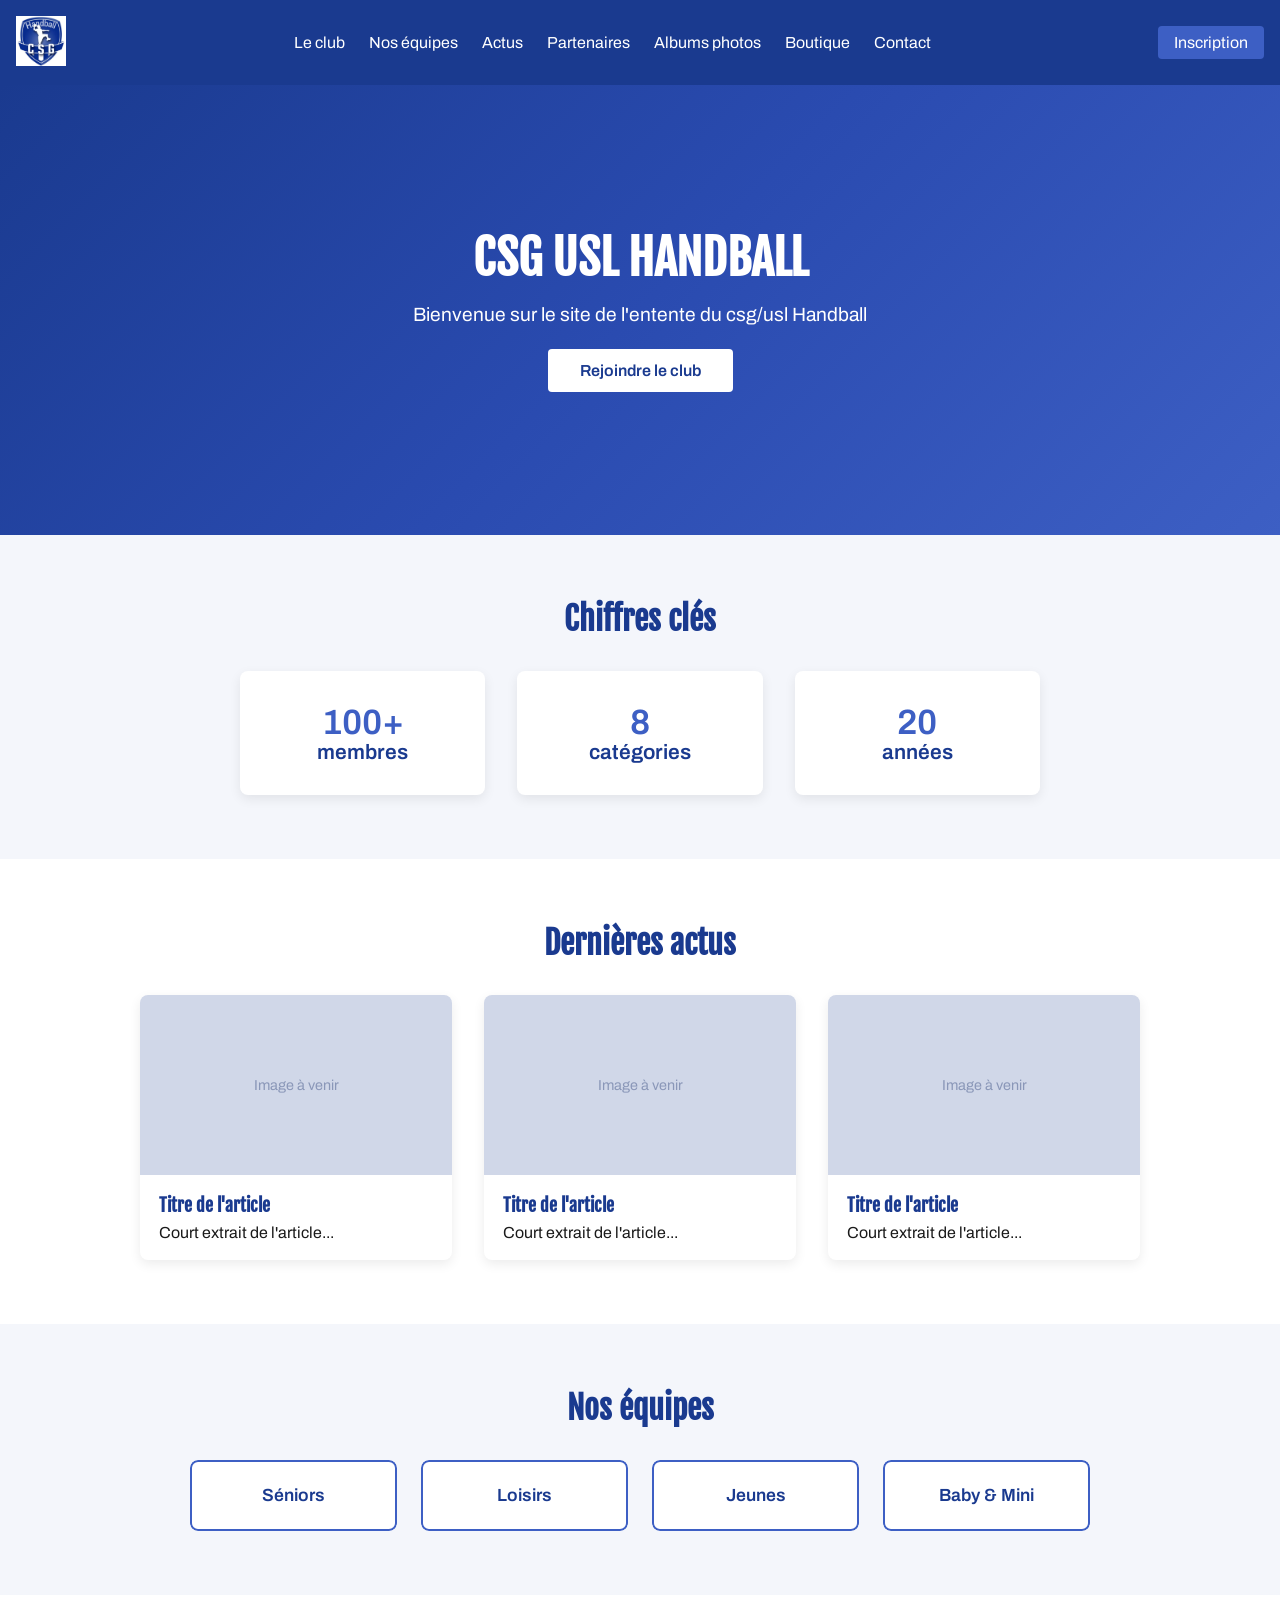
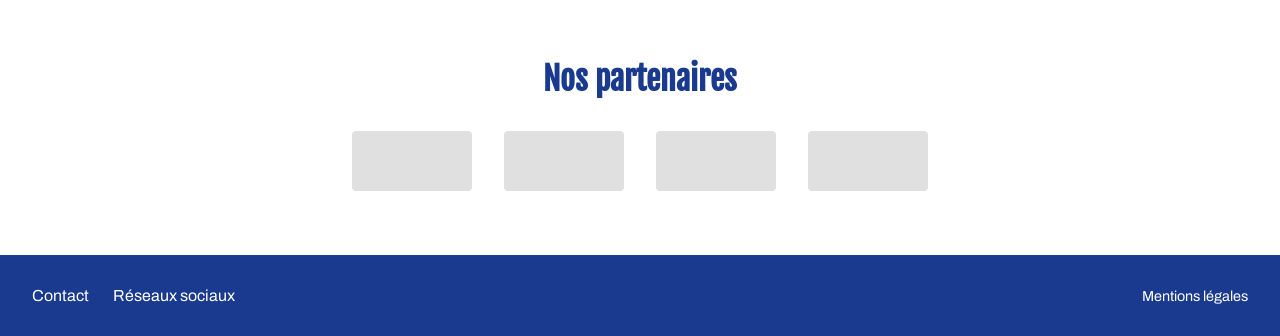
<file: index.html>
<!doctype html>
<html lang="fr">
  <head>
    <meta charset="UTF-8" />
    <meta name="viewport" content="width=device-width, initial-scale=1.0" />
    <title>CSG USL HANDBALL</title>
    <link
      href="https://fonts.googleapis.com/css2?family=Fjalla+One&display=swap"
      rel="stylesheet"
    />
    <link
      href="https://fonts.googleapis.com/css2?family=Archivo:ital,wght@0,100..900;1,100..900&family=Fjalla+One&display=swap"
      rel="stylesheet"
    />
    <link rel="stylesheet" href="style.css" />
  </head>
  <body>
    <header>
      <a href="index.html"><img src="assets/img/Logo_CSG-1920w.webp" alt="Logo CSG USL Handball" /></a>
      <button class="burger" aria-label="Ouvrir le menu">
        <span></span>
        <span></span>
        <span></span>
      </button>
      <nav>
        <ul>
          <li><a href="le-club.html">Le club</a></li>
          <li><a href="equipe.html">Nos équipes</a></li>
          <li><a href="">Actus</a></li>
          <li><a href="">Partenaires</a></li>
          <li><a href="">Albums photos</a></li>
          <li><a href="">Boutique</a></li>
          <li><a href="">Contact</a></li>
        </ul>
      </nav>
      <a href="" class="cta-nav">Inscription</a>
    </header>

    <main>
      <section class="hero">
        <h1>CSG USL HANDBALL</h1>
        <p>Bienvenue sur le site de l'entente du csg/usl Handball</p>
        <a href="#" class="cta-hero">Rejoindre le club</a>
      </section>

      <section class="stats">
        <h2>Chiffres clés</h2>
        <ul>
          <li><span class="stat-nombre">100+</span> membres</li>
          <li><span class="stat-nombre">8</span> catégories</li>
          <li><span class="stat-nombre">20</span> années</li>
        </ul>
      </section>

      <section class="actus">
        <h2>Dernières actus</h2>
        <div class="actus-liste">
          <article>
            <div class="actu-image-placeholder">Image à venir</div>
            <div class="actu-contenu">
              <h3>Titre de l'article</h3>
              <p>Court extrait de l'article...</p>
            </div>
          </article>
          <article>
            <div class="actu-image-placeholder">Image à venir</div>
            <div class="actu-contenu">
              <h3>Titre de l'article</h3>
              <p>Court extrait de l'article...</p>
            </div>
          </article>
          <article>
            <div class="actu-image-placeholder">Image à venir</div>
            <div class="actu-contenu">
              <h3>Titre de l'article</h3>
              <p>Court extrait de l'article...</p>
            </div>
          </article>
        </div>
      </section>

      <section class="equipes">
        <h2>Nos équipes</h2>
        <ul>
          <li><a href="#">Séniors</a></li>
          <li><a href="#">Loisirs</a></li>
          <li><a href="#">Jeunes</a></li>
          <li><a href="#">Baby & Mini</a></li>
        </ul>
      </section>

      <section class="partenaires">
        <h2>Nos partenaires</h2>
        <div class="partenaires-liste">
          <div class="logo-placeholder"></div>
          <div class="logo-placeholder"></div>
          <div class="logo-placeholder"></div>
          <div class="logo-placeholder"></div>
        </div>
      </section>
    </main>

    <footer>
      <ul>
        <li><a href="">Contact</a></li>
        <li><a href="">Réseaux sociaux</a></li>
      </ul>
      <p><a href="">Mentions légales</a></p>
    </footer>

    <script src="script.js"></script>
  </body>
</html>
</file>
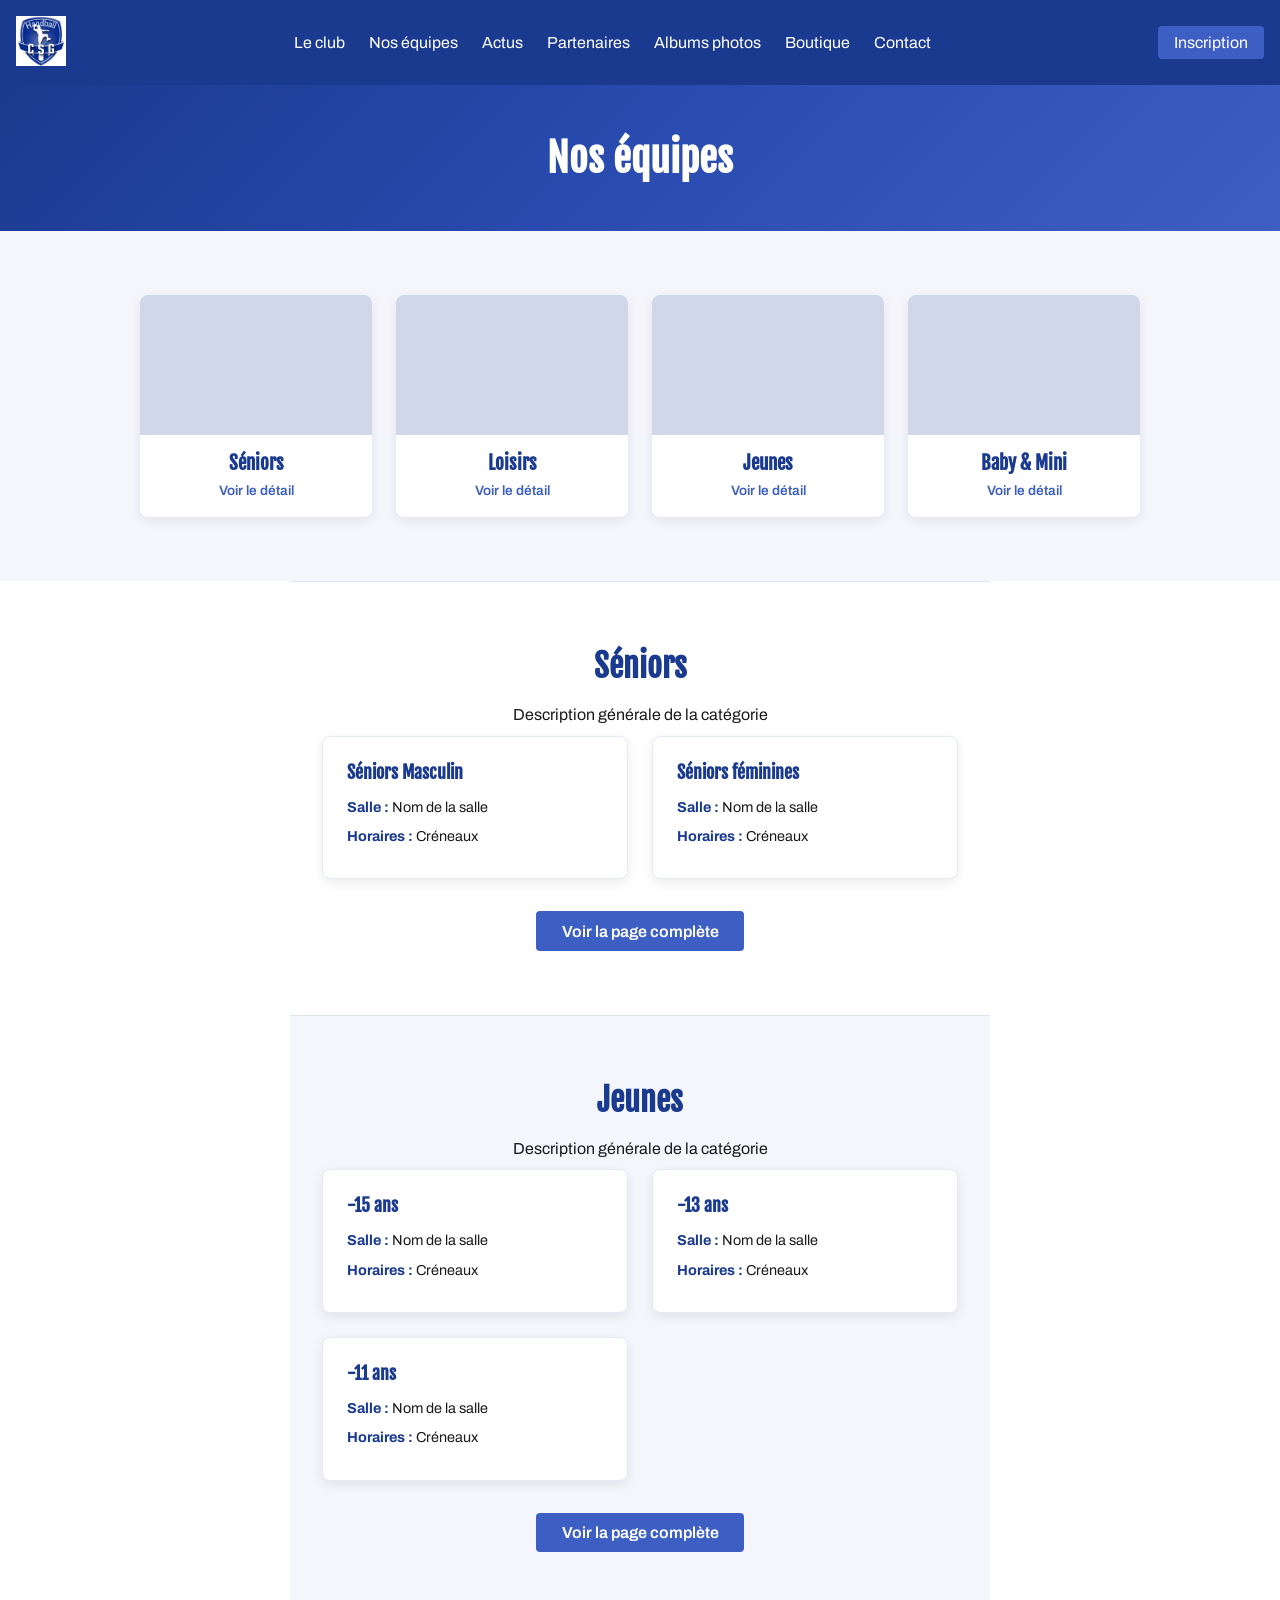
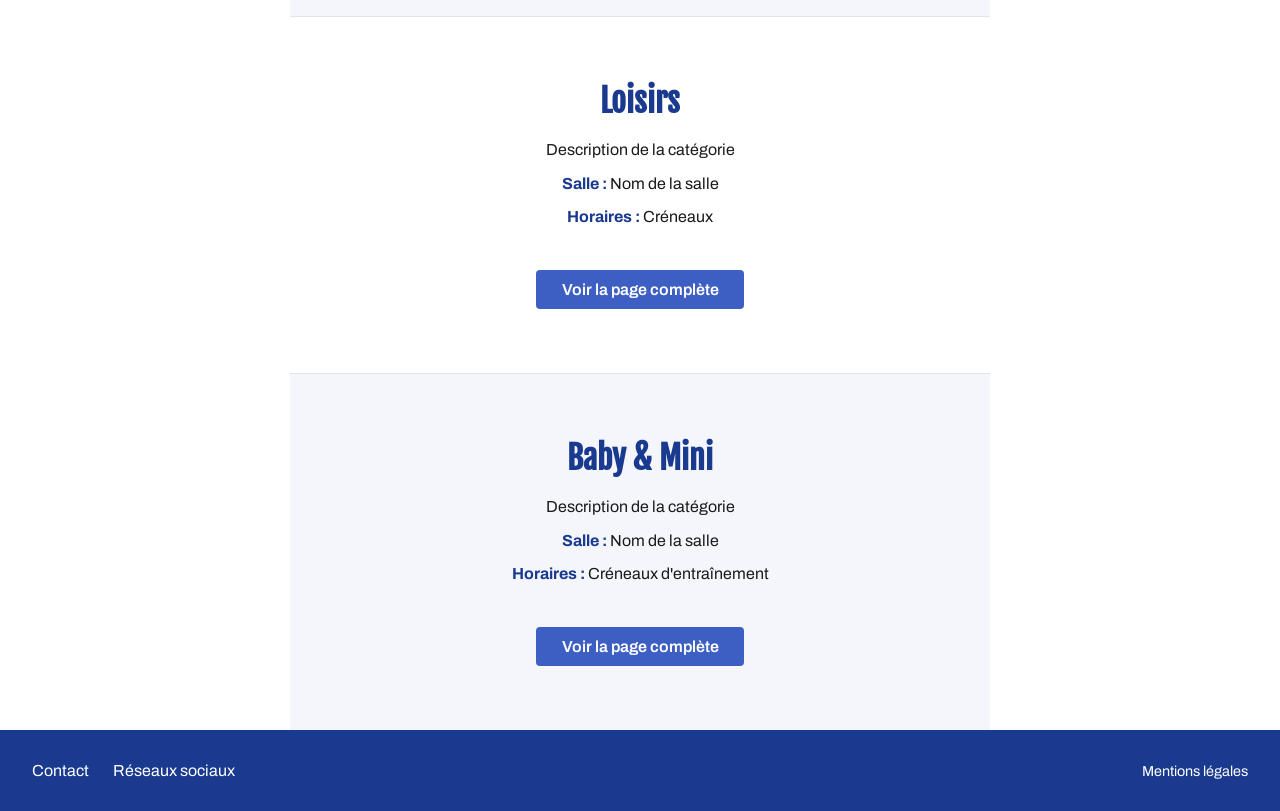
<file: equipe.html>
<!DOCTYPE html>
<html lang="fr">
<head>
    <meta charset="UTF-8">
    <meta name="viewport" content="width=device-width, initial-scale=1.0">
    <title>CSG USL HANDBALL</title>
    <link
      href="https://fonts.googleapis.com/css2?family=Fjalla+One&display=swap"
      rel="stylesheet"
    />
    <link
      href="https://fonts.googleapis.com/css2?family=Archivo:ital,wght@0,100..900;1,100..900&family=Fjalla+One&display=swap"
      rel="stylesheet"
    />
    <link rel="stylesheet" href="style.css" />
</head>
<body>
<header>
      <a href="index.html"><img src="assets/img/Logo_CSG-1920w.webp" alt="Logo CSG USL Handball" /></a>
      <button class="burger" aria-label="Ouvrir le menu">
        <span></span>
        <span></span>
        <span></span>
      </button>
      <nav>
        <ul>
          <li><a href="le-club.html">Le club</a></li>
          <li><a href="equipe.html">Nos équipes</a></li>
          <li><a href="">Actus</a></li>
          <li><a href="">Partenaires</a></li>
          <li><a href="">Albums photos</a></li>
          <li><a href="">Boutique</a></li>
          <li><a href="">Contact</a></li>
        </ul>
      </nav>
      <a href="" class="cta-nav">Inscription</a>
    </header>
    
    <section class="page-hero">
    <h1>Nos équipes</h1>
</section>

<section class="categories-apercu">
    <div class="categories-grille">
        <a href="#seniors" class="categorie-carte">
            <div class="categorie-photo-placeholder"></div>
            <h3>Séniors</h3>
            <span>Voir le détail</span>
        </a>
        <a href="#loisirs" class="categorie-carte">
            <div class="categorie-photo-placeholder"></div>
            <h3>Loisirs</h3>
            <span>Voir le détail</span>
        </a>
        <a href="#jeunes" class="categorie-carte">
            <div class="categorie-photo-placeholder"></div>
            <h3>Jeunes</h3>
            <span>Voir le détail</span>
        </a>
        <a href="#baby-mini" class="categorie-carte">
            <div class="categorie-photo-placeholder"></div>
            <h3>Baby & Mini</h3>
            <span>Voir le détail</span>
        </a>
    </div>
</section>

<section class="categorie-detail" id="seniors">
    <h2>Séniors</h2>
    <p class="categorie-intro">Description générale de la catégorie</p>

    <div class="equipes-sous-liste">
        <div class="sous-equipe">
            <h3>Séniors Masculin</h3>
            <p><strong>Salle :</strong> Nom de la salle</p>
            <p><strong>Horaires :</strong> Créneaux</p>
        </div>
        <div class="sous-equipe">
            <h3>Séniors féminines</h3>
            <p><strong>Salle :</strong> Nom de la salle</p>
            <p><strong>Horaires :</strong> Créneaux</p>
        </div>
    </div>
    <a href="seniors.html" class="btn-page-dediee">Voir la page complète</a>
</section>

<section class="categorie-detail" id="jeunes">
    <h2>Jeunes</h2>
    <p class="categorie-intro">Description générale de la catégorie</p>

    <div class="equipes-sous-liste">
        
        <div class="sous-equipe">
            <h3>-15 ans</h3>
            <p><strong>Salle :</strong> Nom de la salle</p>
            <p><strong>Horaires :</strong> Créneaux</p>
        </div>
        <div class="sous-equipe">
            <h3>-13 ans</h3>
            <p><strong>Salle :</strong> Nom de la salle</p>
            <p><strong>Horaires :</strong> Créneaux</p>
        </div>
        <div class="sous-equipe">
            <h3>-11 ans</h3>
            <p><strong>Salle :</strong> Nom de la salle</p>
            <p><strong>Horaires :</strong> Créneaux</p>
        </div>
    </div>
    <a href="seniors.html" class="btn-page-dediee">Voir la page complète</a>
</section>

<!-- Loisirs et Baby & Mini gardent la structure simple d'avant, sans sous-liste -->
<section class="categorie-detail" id="loisirs">
    <h2>Loisirs</h2>
    <p>Description de la catégorie</p>
    <p><strong>Salle :</strong> Nom de la salle</p>
    <p><strong>Horaires :</strong> Créneaux</p>
    <a href="seniors.html" class="btn-page-dediee">Voir la page complète</a>
</section>

<section class="categorie-detail" id="baby-mini">
    <h2>Baby & Mini</h2>
    <p>Description de la catégorie</p>
    <p><strong>Salle :</strong> Nom de la salle</p>
    <p><strong>Horaires :</strong> Créneaux d'entraînement</p>
    <a href="seniors.html" class="btn-page-dediee">Voir la page complète</a>
</section>

<footer>
      <ul>
        <li><a href="">Contact</a></li>
        <li><a href="">Réseaux sociaux</a></li>
      </ul>
      <p><a href="">Mentions légales</a></p>
    </footer>
    <script src="script.js"></script>
</body>
</html>
</file>
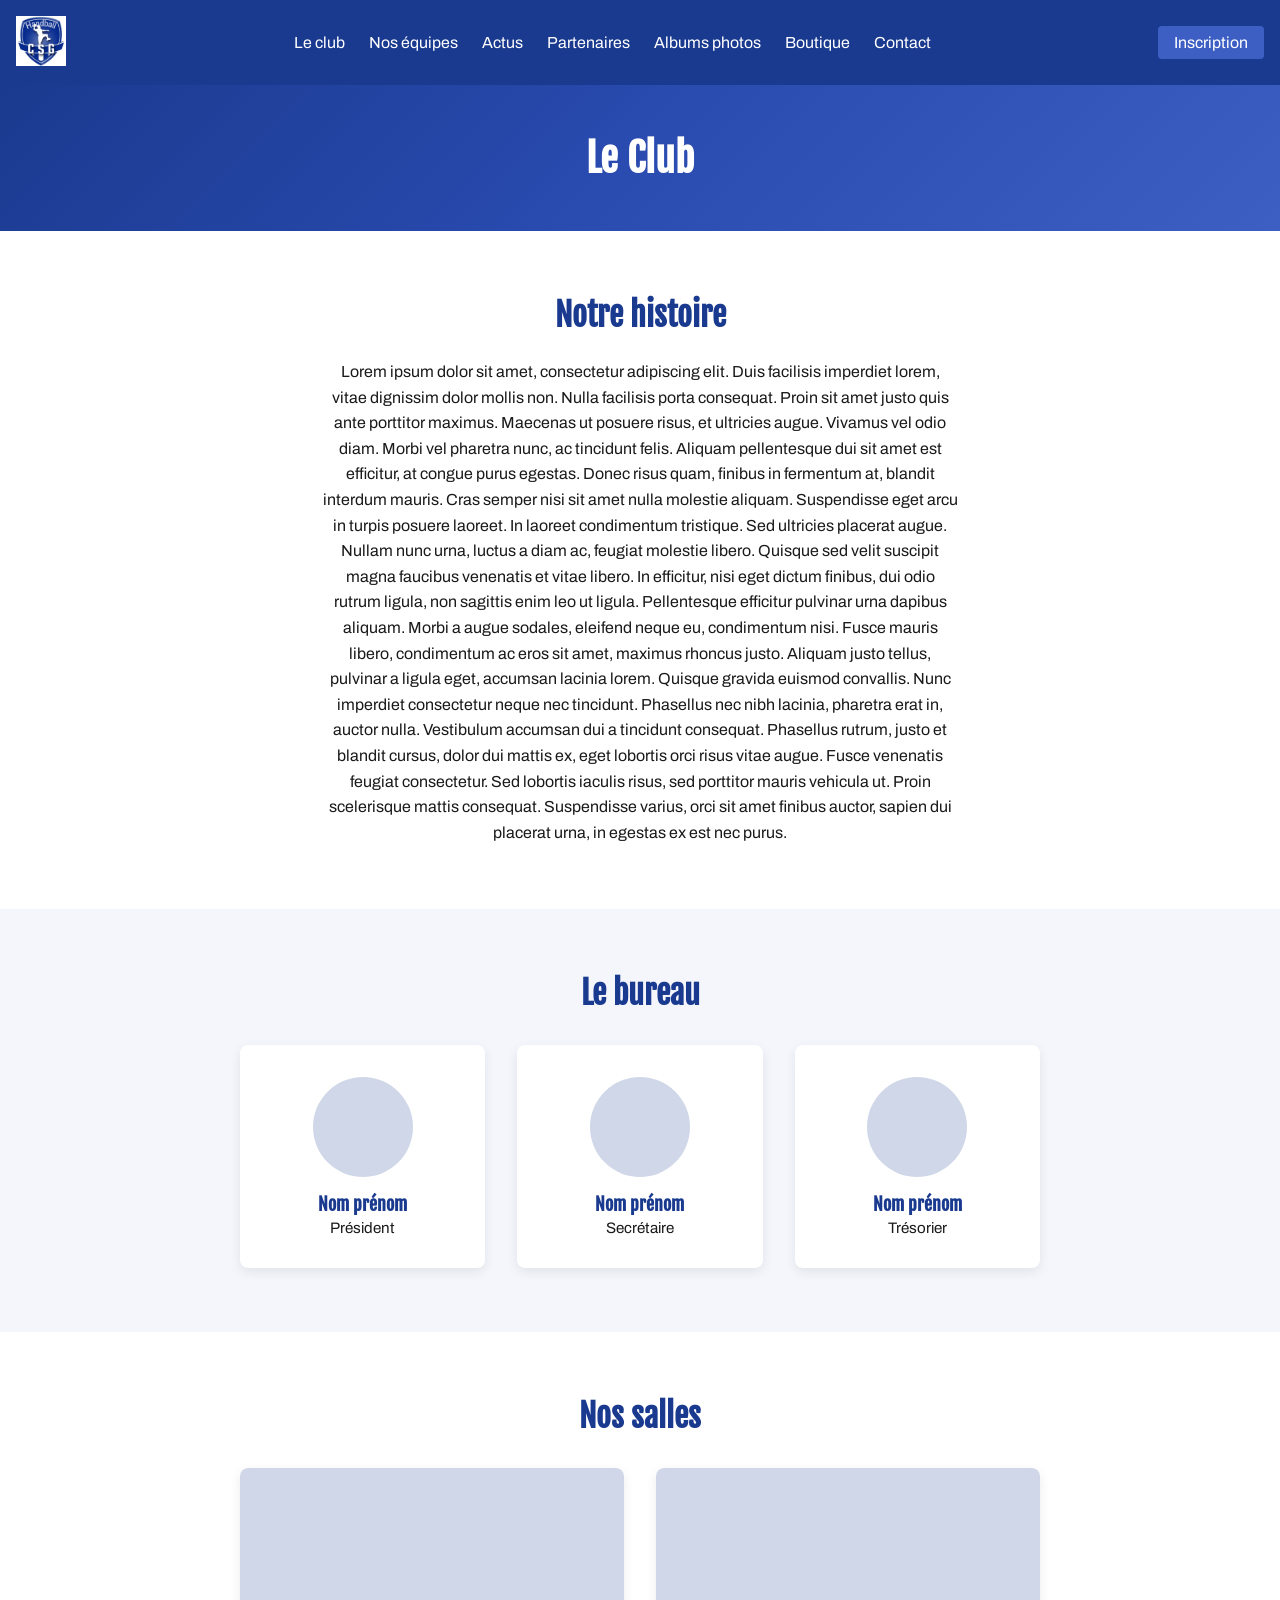
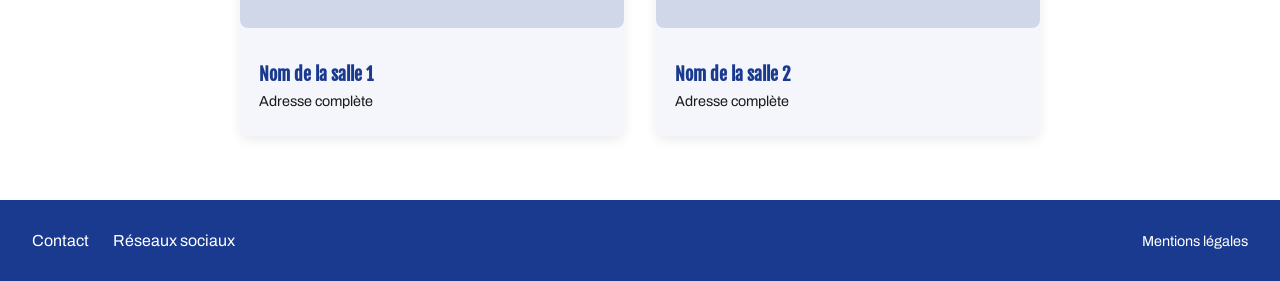
<file: le-club.html>
<!doctype html>
<html lang="fr">
  <head>
    <meta charset="UTF-8" />
    <meta name="viewport" content="width=device-width, initial-scale=1.0" />
    <title>CSG USL HANDBALL</title>
    <link
      href="https://fonts.googleapis.com/css2?family=Fjalla+One&display=swap"
      rel="stylesheet"
    />
    <link
      href="https://fonts.googleapis.com/css2?family=Archivo:ital,wght@0,100..900;1,100..900&family=Fjalla+One&display=swap"
      rel="stylesheet"
    />
    <link rel="stylesheet" href="style.css" />
  </head>
  <body>
    <header>
      <a href="index.html"><img src="assets/img/Logo_CSG-1920w.webp" alt="Logo CSG USL Handball" /></a>
      <button class="burger" aria-label="Ouvrir le menu">
        <span></span>
        <span></span>
        <span></span>
      </button>
      <nav>
        <ul>
          <li><a href="le-club.html">Le club</a></li>
          <li><a href="equipe.html">Nos équipes</a></li>
          <li><a href="">Actus</a></li>
          <li><a href="">Partenaires</a></li>
          <li><a href="">Albums photos</a></li>
          <li><a href="">Boutique</a></li>
          <li><a href="">Contact</a></li>
        </ul>
      </nav>
      <a href="" class="cta-nav">Inscription</a>
    </header>
    <main>
        <section class="page-hero">
            <h1>Le Club</h1>
        </section>
        <section class="histoire">
            <h2>Notre histoire</h2>
            <p> Lorem ipsum dolor sit amet, consectetur adipiscing elit. Duis facilisis imperdiet lorem, vitae dignissim dolor mollis non. Nulla facilisis porta consequat. Proin sit amet justo quis ante porttitor maximus. Maecenas ut posuere risus, et ultricies augue. Vivamus vel odio diam. Morbi vel pharetra nunc, ac tincidunt felis. Aliquam pellentesque dui sit amet est efficitur, at congue purus egestas. Donec risus quam, finibus in fermentum at, blandit interdum mauris. Cras semper nisi sit amet nulla molestie aliquam. Suspendisse eget arcu in turpis posuere laoreet. In laoreet condimentum tristique. Sed ultricies placerat augue.

Nullam nunc urna, luctus a diam ac, feugiat molestie libero. Quisque sed velit suscipit magna faucibus venenatis et vitae libero. In efficitur, nisi eget dictum finibus, dui odio rutrum ligula, non sagittis enim leo ut ligula. Pellentesque efficitur pulvinar urna dapibus aliquam. Morbi a augue sodales, eleifend neque eu, condimentum nisi. Fusce mauris libero, condimentum ac eros sit amet, maximus rhoncus justo. Aliquam justo tellus, pulvinar a ligula eget, accumsan lacinia lorem. Quisque gravida euismod convallis. Nunc imperdiet consectetur neque nec tincidunt. Phasellus nec nibh lacinia, pharetra erat in, auctor nulla. Vestibulum accumsan dui a tincidunt consequat. Phasellus rutrum, justo et blandit cursus, dolor dui mattis ex, eget lobortis orci risus vitae augue. Fusce venenatis feugiat consectetur. Sed lobortis iaculis risus, sed porttitor mauris vehicula ut. Proin scelerisque mattis consequat. Suspendisse varius, orci sit amet finibus auctor, sapien dui placerat urna, in egestas ex est nec purus. </p>
        </section>
        <section class="bureau">
            <h2>Le bureau</h2>
            <div class="bureau-liste">
                <div class="membre">
                    <div class="membre-photo-placeholder"></div>
                <h3>Nom prénom</h3>
                <p>Président</p>
            </div>
            <div class="membre">
                <div class="membre-photo-placeholder"></div>
                <h3>Nom prénom</h3>
                <p>Secrétaire</p>
            </div>
            <div class="membre">
                <div class="membre-photo-placeholder"></div>
                <h3>Nom prénom</h3>
                <p>Trésorier</p>
            </div>
        </div>
        </section>
        <section class="salles">
            <h2>Nos salles</h2>
            <div class="salles-liste">
                <div class="salle">
                    <div class="salle-photo-placeholder"></div>
                    <h3>Nom de la salle 1</h3>
                    <p>Adresse complète</p>
                </div>
                <div class="salle">
                    <div class="salle-photo-placeholder"></div>
                    <h3>Nom de la salle 2</h3>
                    <p>Adresse complète</p>
                </div>
            </div>
        </section>










    </main>





























    <footer>
      <ul>
        <li><a href="">Contact</a></li>
        <li><a href="">Réseaux sociaux</a></li>
      </ul>
      <p><a href="">Mentions légales</a></p>
    </footer>
    <script src="script.js"></script>
  </body>
</file>
<file: style.css>
* {
  margin: 0;
  padding: 0;
  box-sizing: border-box;
}

:root {
  --couleur-principale: #1a3a8f;
  --couleur-secondaire: #3d5fc4;
  --couleur-texte: #1a1a1a;
  --couleur-fond: #ffffff;
  --couleur-fond-alt: #f4f6fb;
  --degrade-principal: linear-gradient(
    135deg,
    var(--couleur-principale) 0%,
    #2a4bb0 50%,
    var(--couleur-secondaire) 100%
  );
  --font-titre: "Fjalla One", sans-serif;
  --font-texte: "Archivo", sans-serif;
}

h1,
h2,
h3 {
  font-family: var(--font-titre)
}

body {
  font-family: var(--font-texte);
  color: var(--couleur-texte);
}

.logo-placeholder {
  width: 120px;
  height: 60px;
  background-color: #e0e0e0;
  border-radius: 4px;
}

/* Header / navbar */

.burger {
  display: none;
  flex-direction: column;
  gap: 5px;
  background: none;
  border: none;
  cursor: pointer;
  padding: 0.5rem;
}

.burger span {
  width: 25px;
  height: 3px;
  background-color: white;
  border-radius: 2px;
  transition: all 0.3s ease;
}

.burger.active span:nth-child(1) {
  transform: translateY(8px) rotate(45deg);
}

.burger.active span:nth-child(2) {
  opacity: 0;
}

.burger.active span:nth-child(3) {
  transform: translateY(-8px) rotate(-45deg);
}
header {
  display: flex;
  align-items: center;
  justify-content: space-between;
  padding: 1rem;
  background-color: var(--couleur-principale);
  position: relative;
}

nav ul {
  display: flex;
  list-style: none;
  gap: 1.5rem;
}

header img {
  height: 50px;
  width: auto;
}

.cta-nav {
  background-color: var(--couleur-secondaire);
  color: white;
  padding: 0.5rem 1rem;
  border-radius: 4px;
  text-decoration: none;
}

nav a {
  color: white;
  text-decoration: none;
}

nav a:hover {
  color: var(--couleur-secondaire);
  text-decoration: underline;
}

/* Hero Section */

.hero {
  display: flex;
  flex-direction: column;
  align-items: center;
  justify-content: center;
  text-align: center;
  min-height: 50vh;
  padding: 4rem 2rem;
  background: var(--degrade-principal);
}

.hero h1 {
  font-family:var(--font-titre);
  font-size: 3rem;
  color: white;
}

.hero p {
  font-size: 1.2rem;
  color: white;
  max-width: 500px;
  margin-top: 1rem;
}

.cta-hero {
  background-color: white;
  color: var(--couleur-principale);
  padding: 0.8rem 2rem;
  border-radius: 4px;
  text-decoration: none;
  font-weight: 600;
  margin-top: 1.5rem;
}

.stats {
  text-align: center;
  padding: 4rem 2rem;
  background-color: var(--couleur-fond-alt);
}

.stats h2 {
  font-family: var(--font-titre);
  font-size: 2rem;
  color: var(--couleur-principale);
  margin-bottom: 2rem;
}

.stats ul {
  display: grid;
  grid-template-columns: repeat(3, 1fr);
  gap: 2rem;
  list-style: none;
  max-width: 800px;
  margin: 0 auto;
}

.stats li {
  background-color: white;
  padding: 2rem 1rem;
  border-radius: 8px;
  font-size: 1.3rem;
  font-weight: 600;
  color: var(--couleur-principale);
  box-shadow: 0 4px 12px rgba(0, 0, 0, 0.08);
  transition: box-shadow 0.2s ease;
}

.stats li:hover {
  box-shadow: 0 6px 16px rgba(0, 0, 0, 0.12);
}

.stat-nombre {
  display: block;
  font-size: 2.2rem;
  color: var(--couleur-secondaire);
}

.actus {
  text-align: center;
  padding: 4rem 2rem;
  background-color: var(--couleur-fond);
}

.actus h2 {
  font-family: var(--font-titre);
  font-size: 2rem;
  color: var(--couleur-principale);
  margin-bottom: 2rem;
}

.actus-liste {
  display: grid;
  grid-template-columns: repeat(3, 1fr);
  gap: 2rem;
  max-width: 1000px;
  margin: 0 auto;
}

.actus-liste article {
  background-color: white;
  border-radius: 8px;
  overflow: hidden;
  box-shadow: 0 4px 12px rgba(0, 0, 0, 0.08);
  text-align: left;
}

.actus-liste img {
  width: 100%;
  height: 100px;
  object-fit: cover;
}

.actu-contenu {
  padding: 1.2rem;
}

.actu-contenu h3 {
  font-size: 1.1rem;
  color: var(--couleur-principale);
  margin-bottom: 0.5rem;
}

.actu-image-placeholder {
  width: 100%;
  height: 180px;
  background-color: #d0d7e8;
  display: flex;
  align-items: center;
  justify-content: center;
  color: #8a97b8;
  font-size: 0.9rem;
}

.equipes {
  text-align: center;
  padding: 4rem 2rem;
  background-color: var(--couleur-fond-alt);
}

.equipes h2 {
  font-family: var(--font-titre);
  font-size: 2rem;
  color: var(--couleur-principale);
  margin-bottom: 2rem;
}

.equipes ul {
  display: grid;
  grid-template-columns: repeat(4, 1fr);
  gap: 1.5rem;
  list-style: none;
  max-width: 900px;
  margin: 0 auto;
}

.equipes li {
  border-radius: 8px;
  overflow: hidden;
}

.equipes a {
  display: block;
  background-color: white;
  padding: 1.5rem 1rem;
  border: 2px solid var(--couleur-secondaire);
  border-radius: 8px;
  font-weight: 600;
  color: var(--couleur-principale);
  font-size: 1.1rem;
  text-decoration: none;
  transition:
    background-color 0.2s ease,
    color 0.2s ease;
}

.equipes a:hover {
  background-color: var(--couleur-secondaire);
  color: white;
}

.partenaires {
  text-align: center;
  padding: 4rem 2rem;
  background-color: var(--couleur-fond);
}

.partenaires h2 {
  font-family: var(--font-titre);
  font-size: 2rem;
  color: var(--couleur-principale);
  margin-bottom: 2rem;
}

.partenaires-liste {
  display: flex;
  flex-wrap: wrap;
  justify-content: center;
  align-items: center;
  gap: 2rem;
  max-width: 900px;
  margin: 0 auto;
}

.partenaires-liste img {
  max-width: 120px;
  max-height: 60px;
  object-fit: contain;
}


/* CSS PAGE LE CLUB */

.membre-photo-placeholder {
    width: 100px;
    height: 100px;
    border-radius: 50%;
    background-color: #d0d7e8;
    margin: 0 auto 1rem;
}

.membre-photo {
    width: 100px;
    height: 100px;
    border-radius: 50%;
    object-fit: cover;
    margin: 0 auto 1rem;
}

.salle-photo-placeholder {
    width: 100%;
    height: 160px;
    background-color: #d0d7e8;
    border-radius: 8px;
    margin-bottom: 1rem;
}

.page-hero {
    text-align: center;
    padding: 3rem 2rem;
    background: var(--degrade-principal);
}

.page-hero h1 {
    color: white;
    font-size: 2.5rem;
}

.histoire {
    max-width: 700px;
    margin: 0 auto;
    padding: 4rem 2rem;
    text-align: center;
}

.histoire h2 {
    font-family: var(--font-titre);
    font-size: 2rem;
    color: var(--couleur-principale);
    margin-bottom: 1.5rem;
}

.histoire p {
    line-height: 1.6;
    color: var(--couleur-texte);
}

.bureau {
    text-align: center;
    padding: 4rem 2rem;
    background-color: var(--couleur-fond-alt);
}

.bureau h2 {
    font-family: var(--font-titre);
    font-size: 2rem;
    color: var(--couleur-principale);
    margin-bottom: 2rem;
}

.bureau-liste {
    display: grid;
    grid-template-columns: repeat(3, 1fr);
    gap: 2rem;
    max-width: 800px;
    margin: 0 auto;
}

.membre {
    background-color: white;
    padding: 2rem 1rem;
    border-radius: 8px;
    box-shadow: 0 4px 12px rgba(0, 0, 0, 0.08);
}

.membre-photo-placeholder {
    width: 100px;
    height: 100px;
    border-radius: 50%;
    background-color: #d0d7e8;
    margin: 0 auto 1rem;
}

.membre h3 {
    font-size: 1.1rem;
    color: var(--couleur-principale);
    margin-bottom: 0.3rem;
}

.membre p {
    color: var(--couleur-texte);
    font-size: 0.95rem;
}

.salles {
    text-align: center;
    padding: 4rem 2rem;
    background-color: var(--couleur-fond);
}

.salles h2 {
    font-family: var(--font-titre);
    font-size: 2rem;
    color: var(--couleur-principale);
    margin-bottom: 2rem;
}

.salles-liste {
    display: grid;
    grid-template-columns: repeat(2, 1fr);
    gap: 2rem;
    max-width: 800px;
    margin: 0 auto;
}

.salle {
    background-color: var(--couleur-fond-alt);
    border-radius: 8px;
    overflow: hidden;
    text-align: left;
    box-shadow: 0 4px 12px rgba(0, 0, 0, 0.08);
}

.salle-photo-placeholder {
    width: 100%;
    height: 160px;
    background-color: #d0d7e8;
}

.salle h3,
.salle p {
    padding: 0 1.2rem;
}

.salle h3 {
    padding-top: 1.2rem;
    font-size: 1.1rem;
    color: var(--couleur-principale);
    margin-bottom: 0.5rem;
}

.salle p {
    color: var(--couleur-texte);
    font-size: 0.9rem;
    margin-bottom: 0.5rem;
}

.salle p:last-child {
    padding-bottom: 1.2rem;
}


/*CSS PAGE NOS EQUIPES*/

.categories-apercu {
    padding: 4rem 2rem;
    background-color: var(--couleur-fond-alt);
}

.categories-grille {
    display: grid;
    grid-template-columns: repeat(4, 1fr);
    gap: 1.5rem;
    max-width: 1000px;
    margin: 0 auto;
}

.categorie-carte {
    display: block;
    background-color: white;
    border-radius: 8px;
    overflow: hidden;
    box-shadow: 0 4px 12px rgba(0, 0, 0, 0.08);
    text-decoration: none;
    text-align: center;
    transition: transform 0.2s ease, box-shadow 0.2s ease;
}

.categorie-carte:hover {
    transform: translateY(-4px);
    box-shadow: 0 8px 20px rgba(0, 0, 0, 0.12);
}

.categorie-photo-placeholder {
    width: 100%;
    height: 140px;
    background-color: #d0d7e8;
}

.categorie-carte h3 {
    font-family: var(--font-titre);
    font-size: 1.2rem;
    color: var(--couleur-principale);
    margin-top: 1rem;
}

.categorie-carte span {
    display: block;
    font-size: 0.85rem;
    color: var(--couleur-secondaire);
    font-weight: 600;
    padding: 0.5rem 0 1.2rem;
}

.categorie-detail {
    max-width: 700px;
    margin: 0 auto;
    padding: 4rem 2rem;
    text-align: center;
    scroll-margin-top: 80px;
}

.categorie-detail:nth-child(odd) {
    background-color: var(--couleur-fond-alt);
}

.categorie-detail:nth-child(even) {
    background-color: var(--couleur-fond);
}

.categorie-detail h2 {
    font-family: var(--font-titre);
    font-size: 2rem;
    color: var(--couleur-principale);
    margin-bottom: 1rem;
}

.categorie-detail p {
    line-height: 1.6;
    color: var(--couleur-texte);
    margin-bottom: 0.5rem;
}

.categorie-detail strong {
    color: var(--couleur-principale);
}

.categorie-intro {
    margin-bottom: 2rem;
}

.equipes-sous-liste {
    display: grid;
    grid-template-columns: repeat(2, 1fr);
    gap: 1.5rem;
    text-align: left;
}

.sous-equipe {
    background-color: white;
    padding: 1.5rem;
    border-radius: 8px;
    box-shadow: 0 4px 12px rgba(0, 0, 0, 0.08);
}

.sous-equipe h3 {
    font-family: var(--font-titre);
    font-size: 1.1rem;
    color: var(--couleur-principale);
    margin-bottom: 0.8rem;
}

.sous-equipe p {
    font-size: 0.9rem;
    margin-bottom: 0.4rem;
}

.sous-equipe {
    border: 1px solid #e5e9f2;
}

.btn-page-dediee {
    display: inline-block;
    margin-top: 2rem;
    padding: 0.7rem 1.6rem;
    background-color: var(--couleur-secondaire);
    color: white;
    text-decoration: none;
    border-radius: 4px;
    font-weight: 600;
    transition: background-color 0.2s ease;
}

.btn-page-dediee:hover {
    background-color: var(--couleur-principale);
}

.categorie-detail {
    border-top: 1px solid #e0e4ee;
}
































footer {
  display: flex;
  align-items: center;
  justify-content: space-between;
  padding: 2rem;
  background-color: var(--couleur-principale);
  flex-wrap: wrap;
  gap: 1rem;
}

footer ul {
  display: flex;
  list-style: none;
  gap: 1.5rem;
}

footer a {
  color: white;
  text-decoration: none;
}

footer a:hover {
  color: var(--couleur-secondaire);
}

footer p {
  color: white;
  font-size: 0.9rem;
}















































/* Tablette */
@media (max-width: 768px) {
  .cta-nav {
    display: none;
  }

  .burger {
    display: flex;
  }

  nav {
    position: absolute;
    top: 100%;
    left: 0;
    width: 100%;
  }

  nav ul {
    display: none;
    flex-direction: column;
    background-color: var(--couleur-principale);
    padding: 1rem 2rem;
    gap: 1rem;
  }

  nav.active ul {
    display: flex;
  }

  .stats ul,
  .actus-liste,
  .equipes ul {
    grid-template-columns: repeat(2, 1fr);
  }
  .page-hero h1 {
        font-size: 2rem;
    }

    .bureau-liste {
        grid-template-columns: repeat(2, 1fr);
    }

    .salles-liste {
        grid-template-columns: 1fr;
    }
    .bureau-liste {
        grid-template-columns: repeat(2, 1fr);
        justify-content: center;
    }
    .equipes-sous-liste {
        grid-template-columns: repeat(2, 1fr);
    }
    .categories-grille {
        grid-template-columns: repeat(2, 1fr);
    }
}

/* Mobile */
@media (max-width: 480px) {
  .stats ul,
  .actus-liste,
  .equipes ul {
    grid-template-columns: 1fr;
  }

  .hero h1 {
    font-size: 2rem;
  }

  .bureau-liste {
        grid-template-columns: 1fr;
    }

    .histoire {
        padding: 3rem 1.5rem;
    }

    .histoire p {
        font-size: 0.95rem;
    }
    .equipes-sous-liste,
    .categories-grille {
        grid-template-columns: 1fr;
    }
}
</file>
